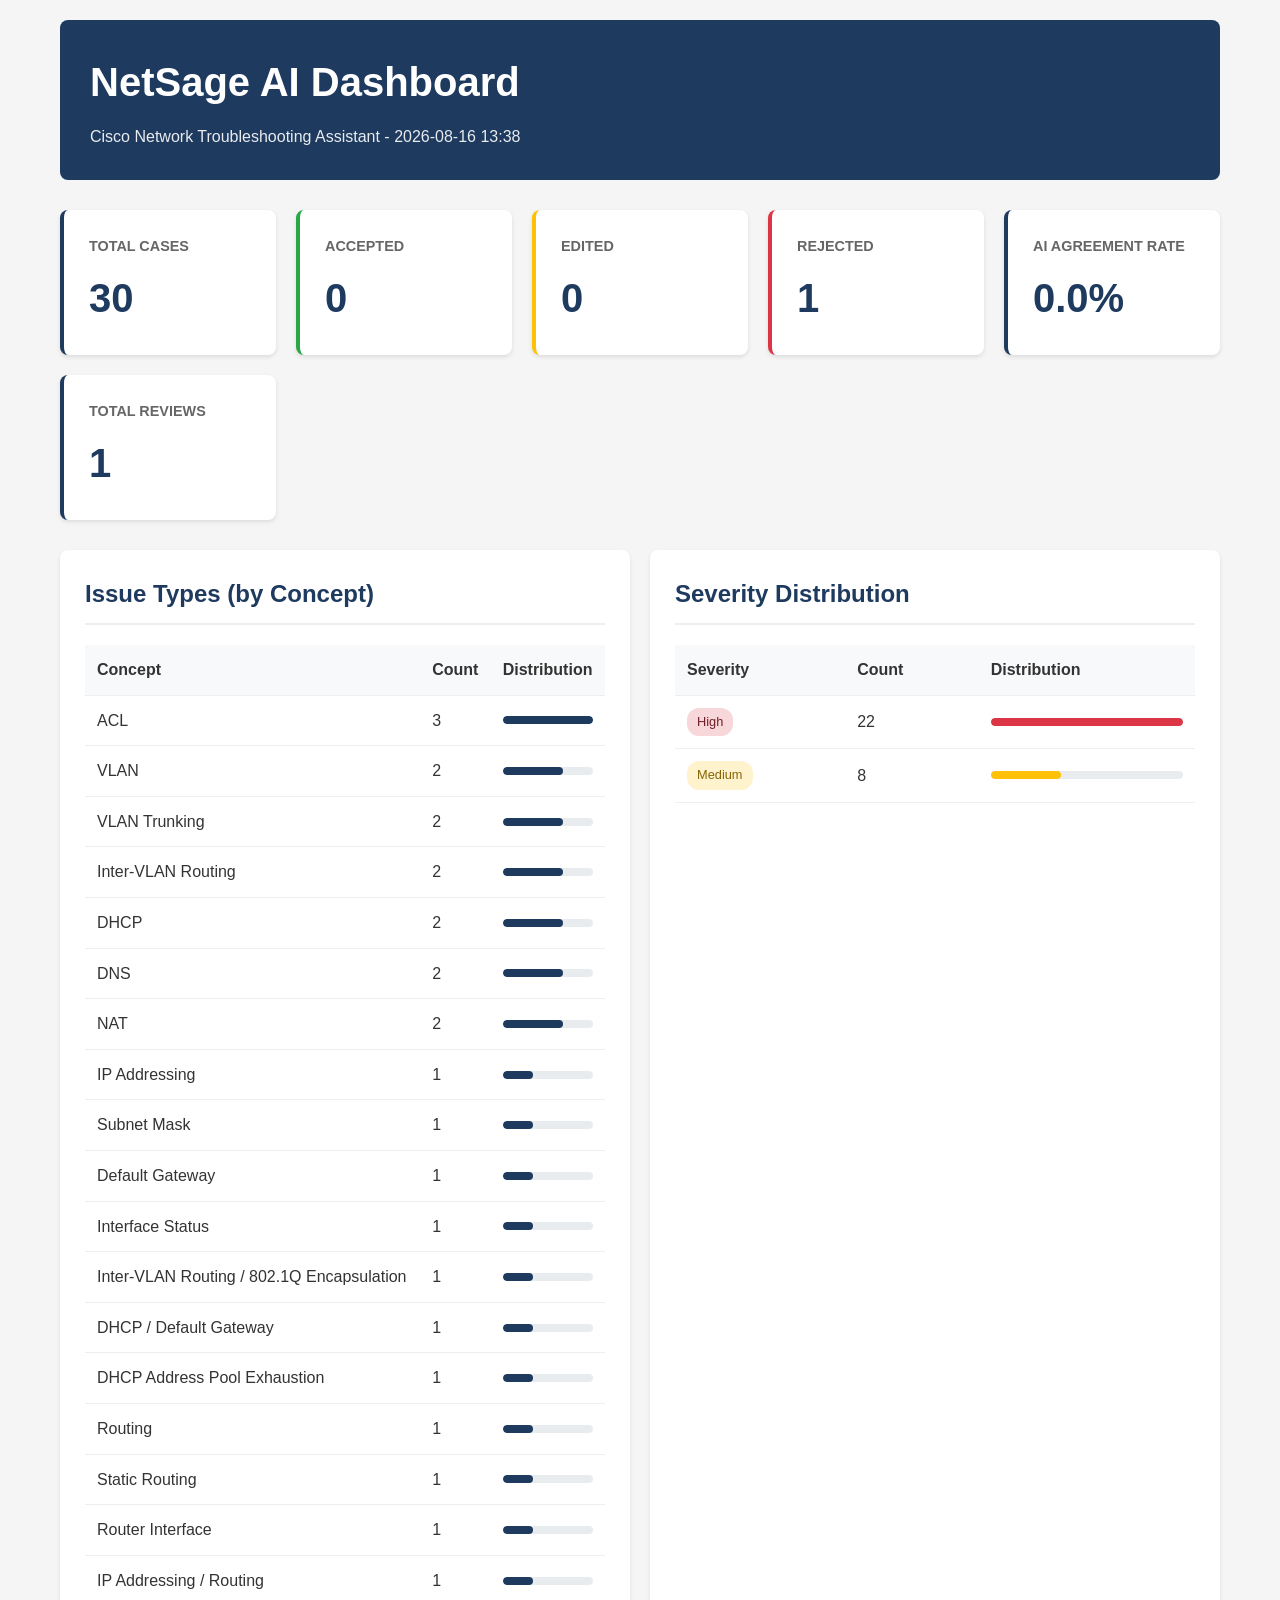
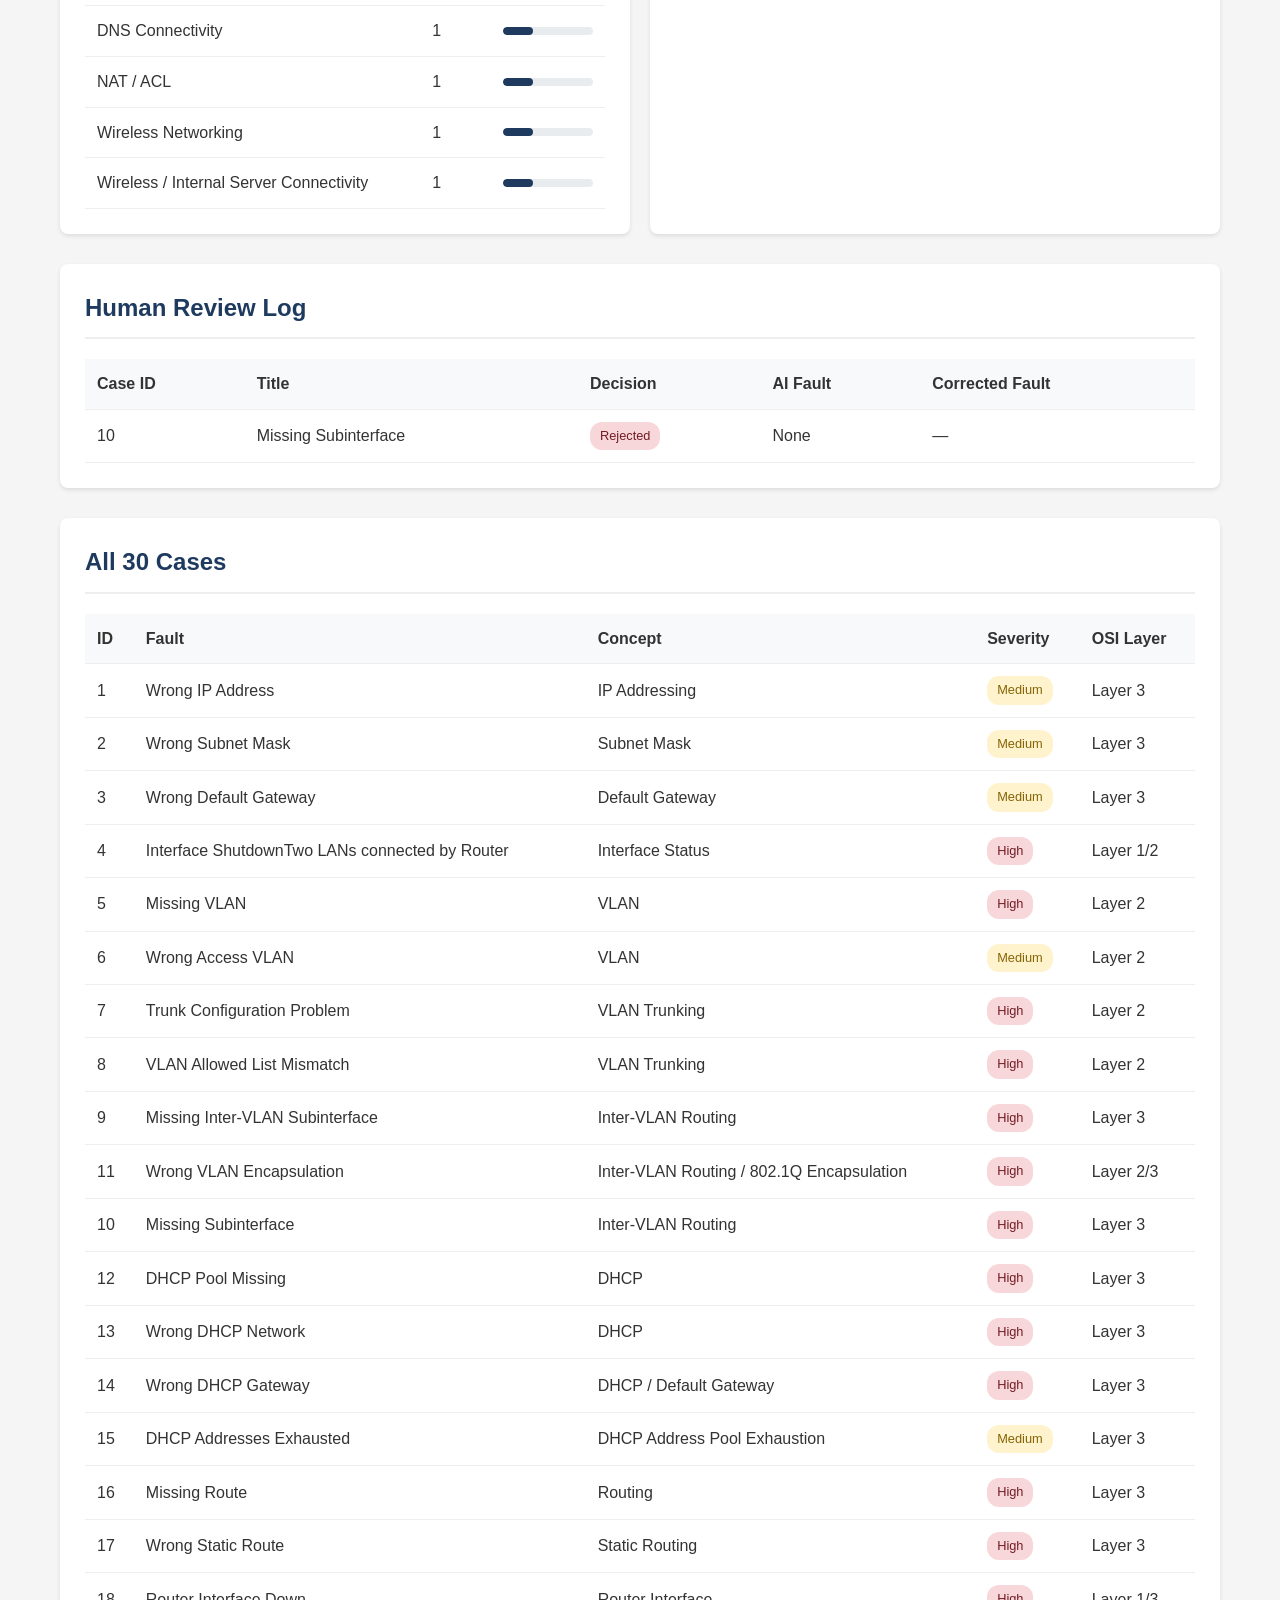
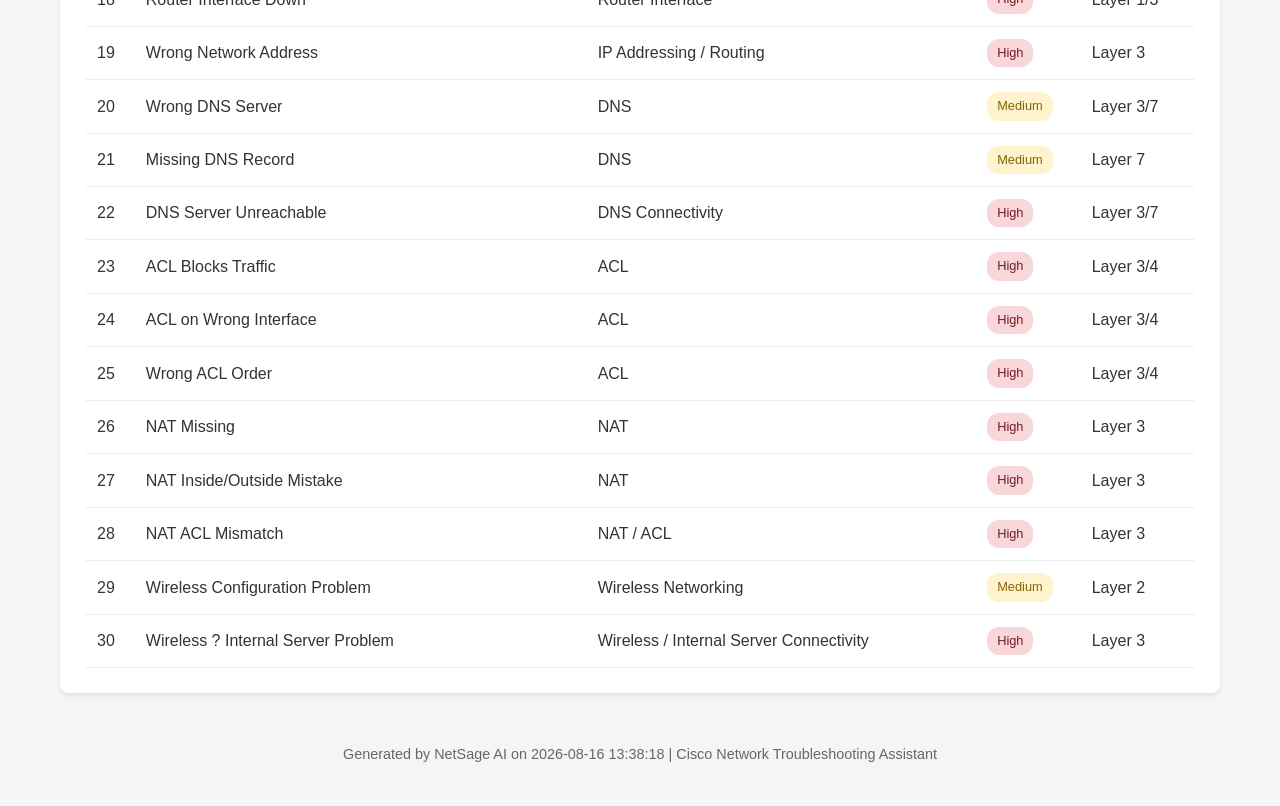
<file: backend/data/dashboard.html>
<!DOCTYPE html>
<html lang="en">
<head>
    <meta charset="UTF-8">
    <meta name="viewport" content="width=device-width, initial-scale=1.0">
    <title>NetSage AI - Dashboard</title>
    <style>
        * { box-sizing: border-box; margin: 0; padding: 0; }
        body { font-family: -apple-system, BlinkMacSystemFont, 'Segoe UI', Roboto, sans-serif; 
               background: #f5f5f5; color: #333; line-height: 1.6; }
        .container { max-width: 1200px; margin: 0 auto; padding: 20px; }
        header { background: #1e3a5f; color: white; padding: 30px; border-radius: 8px; margin-bottom: 30px; }
        header h1 { font-size: 2.5rem; margin-bottom: 10px; }
        header p { opacity: 0.9; }
        .stats-grid { display: grid; grid-template-columns: repeat(auto-fit, minmax(200px, 1fr)); gap: 20px; margin-bottom: 30px; }
        .stat-card { background: white; padding: 25px; border-radius: 8px; 
                     box-shadow: 0 2px 4px rgba(0,0,0,0.1); border-left: 4px solid #1e3a5f; }
        .stat-card h3 { font-size: 0.9rem; color: #666; margin-bottom: 8px; text-transform: uppercase; }
        .stat-card .value { font-size: 2.5rem; font-weight: bold; color: #1e3a5f; }
        .stat-card.accepted { border-left-color: #28a745; }
        .stat-card.edited { border-left-color: #ffc107; }
        .stat-card.rejected { border-left-color: #dc3545; }
        .section { background: white; padding: 25px; border-radius: 8px; 
                   box-shadow: 0 2px 4px rgba(0,0,0,0.1); margin-bottom: 30px; }
        .section h2 { color: #1e3a5f; margin-bottom: 20px; padding-bottom: 10px; border-bottom: 2px solid #eee; }
        table { width: 100%; border-collapse: collapse; }
        th, td { padding: 12px; text-align: left; border-bottom: 1px solid #eee; }
        th { background: #f8f9fa; font-weight: 600; color: #333; }
        tr:hover { background: #f8f9fa; }
        .badge { display: inline-block; padding: 4px 10px; border-radius: 12px; 
                  font-size: 0.8rem; font-weight: 500; }
        .badge-high { background: #f8d7da; color: #721c24; }
        .badge-medium { background: #fff3cd; color: #856404; }
        .badge-low { background: #d4edda; color: #155724; }
        .badge-accepted { background: #d4edda; color: #155724; }
        .badge-edited { background: #fff3cd; color: #856404; }
        .badge-rejected { background: #f8d7da; color: #721c24; }
        .chart-container { display: grid; grid-template-columns: 1fr 1fr; gap: 20px; }
        @media (max-width: 768px) { .chart-container { grid-template-columns: 1fr; } }
        .progress-bar { height: 8px; background: #e9ecef; border-radius: 4px; overflow: hidden; }
        .progress-fill { height: 100%; background: #1e3a5f; border-radius: 4px; transition: width 0.5s; }
        .footer { text-align: center; padding: 20px; color: #666; font-size: 0.9rem; }
    </style>
</head>
<body>
    <div class="container">
        <header>
            <h1>NetSage AI Dashboard</h1>
            <p>Cisco Network Troubleshooting Assistant - 2026-08-16 13:38</p>
        </header>
        
        <div class="stats-grid">
            <div class="stat-card">
                <h3>Total Cases</h3>
                <div class="value">30</div>
            </div>
            <div class="stat-card accepted">
                <h3>Accepted</h3>
                <div class="value">0</div>
            </div>
            <div class="stat-card edited">
                <h3>Edited</h3>
                <div class="value">0</div>
            </div>
            <div class="stat-card rejected">
                <h3>Rejected</h3>
                <div class="value">1</div>
            </div>
            <div class="stat-card">
                <h3>AI Agreement Rate</h3>
                <div class="value">0.0%</div>
            </div>
            <div class="stat-card">
                <h3>Total Reviews</h3>
                <div class="value">1</div>
            </div>
        </div>
        
        <div class="chart-container">
            <div class="section">
                <h2>Issue Types (by Concept)</h2>
                <table>
                    <thead><tr><th>Concept</th><th>Count</th><th>Distribution</th></tr></thead>
                    <tbody>
<tr><td>ACL</td><td>3</td>
                <td><div class="progress-bar"><div class="progress-fill" style="width: 100.0%"></div></div></td></tr><tr><td>VLAN</td><td>2</td>
                <td><div class="progress-bar"><div class="progress-fill" style="width: 66.66666666666666%"></div></div></td></tr><tr><td>VLAN Trunking</td><td>2</td>
                <td><div class="progress-bar"><div class="progress-fill" style="width: 66.66666666666666%"></div></div></td></tr><tr><td>Inter-VLAN Routing</td><td>2</td>
                <td><div class="progress-bar"><div class="progress-fill" style="width: 66.66666666666666%"></div></div></td></tr><tr><td>DHCP</td><td>2</td>
                <td><div class="progress-bar"><div class="progress-fill" style="width: 66.66666666666666%"></div></div></td></tr><tr><td>DNS</td><td>2</td>
                <td><div class="progress-bar"><div class="progress-fill" style="width: 66.66666666666666%"></div></div></td></tr><tr><td>NAT</td><td>2</td>
                <td><div class="progress-bar"><div class="progress-fill" style="width: 66.66666666666666%"></div></div></td></tr><tr><td>IP Addressing</td><td>1</td>
                <td><div class="progress-bar"><div class="progress-fill" style="width: 33.33333333333333%"></div></div></td></tr><tr><td>Subnet Mask</td><td>1</td>
                <td><div class="progress-bar"><div class="progress-fill" style="width: 33.33333333333333%"></div></div></td></tr><tr><td>Default Gateway</td><td>1</td>
                <td><div class="progress-bar"><div class="progress-fill" style="width: 33.33333333333333%"></div></div></td></tr><tr><td>Interface Status</td><td>1</td>
                <td><div class="progress-bar"><div class="progress-fill" style="width: 33.33333333333333%"></div></div></td></tr><tr><td>Inter-VLAN Routing / 802.1Q Encapsulation</td><td>1</td>
                <td><div class="progress-bar"><div class="progress-fill" style="width: 33.33333333333333%"></div></div></td></tr><tr><td>DHCP / Default Gateway</td><td>1</td>
                <td><div class="progress-bar"><div class="progress-fill" style="width: 33.33333333333333%"></div></div></td></tr><tr><td>DHCP Address Pool Exhaustion</td><td>1</td>
                <td><div class="progress-bar"><div class="progress-fill" style="width: 33.33333333333333%"></div></div></td></tr><tr><td>Routing</td><td>1</td>
                <td><div class="progress-bar"><div class="progress-fill" style="width: 33.33333333333333%"></div></div></td></tr><tr><td>Static Routing</td><td>1</td>
                <td><div class="progress-bar"><div class="progress-fill" style="width: 33.33333333333333%"></div></div></td></tr><tr><td>Router Interface</td><td>1</td>
                <td><div class="progress-bar"><div class="progress-fill" style="width: 33.33333333333333%"></div></div></td></tr><tr><td>IP Addressing / Routing</td><td>1</td>
                <td><div class="progress-bar"><div class="progress-fill" style="width: 33.33333333333333%"></div></div></td></tr><tr><td>DNS Connectivity</td><td>1</td>
                <td><div class="progress-bar"><div class="progress-fill" style="width: 33.33333333333333%"></div></div></td></tr><tr><td>NAT / ACL</td><td>1</td>
                <td><div class="progress-bar"><div class="progress-fill" style="width: 33.33333333333333%"></div></div></td></tr><tr><td>Wireless Networking</td><td>1</td>
                <td><div class="progress-bar"><div class="progress-fill" style="width: 33.33333333333333%"></div></div></td></tr><tr><td>Wireless / Internal Server Connectivity</td><td>1</td>
                <td><div class="progress-bar"><div class="progress-fill" style="width: 33.33333333333333%"></div></div></td></tr></tbody></table></div>
            <div class="section">
                <h2>Severity Distribution</h2>
                <table>
                    <thead><tr><th>Severity</th><th>Count</th><th>Distribution</th></tr></thead>
                    <tbody>
<tr><td><span class="badge badge-high">High</span></td>
                <td>22</td>
                <td><div class="progress-bar"><div class="progress-fill" style="width: 100.0%; background: #dc3545"></div></div></td></tr><tr><td><span class="badge badge-medium">Medium</span></td>
                <td>8</td>
                <td><div class="progress-bar"><div class="progress-fill" style="width: 36.36363636363637%; background: #ffc107"></div></div></td></tr></tbody></table></div>
        </div>
        
        <div class="section">
            <h2>Human Review Log</h2>
<table>
                    <thead><tr><th>Case ID</th><th>Title</th><th>Decision</th><th>AI Fault</th><th>Corrected Fault</th></tr></thead>
                    <tbody>
<tr>
                    <td>10</td>
                    <td>Missing Subinterface</td>
                    <td><span class="badge badge-rejected">Rejected</span></td>
                    <td>None</td>
                    <td>—</td>
                </tr></tbody></table></div>
        
        <div class="section">
            <h2>All 30 Cases</h2>
            <table>
                <thead><tr><th>ID</th><th>Fault</th><th>Concept</th><th>Severity</th><th>OSI Layer</th></tr></thead>
                <tbody>
<tr>
                <td>1</td>
                <td>Wrong IP Address</td>
                <td>IP Addressing</td>
                <td><span class="badge badge-medium">Medium</span></td>
                <td>Layer 3</td>
            </tr><tr>
                <td>2</td>
                <td>Wrong Subnet Mask</td>
                <td>Subnet Mask</td>
                <td><span class="badge badge-medium">Medium</span></td>
                <td>Layer 3</td>
            </tr><tr>
                <td>3</td>
                <td>Wrong Default Gateway</td>
                <td>Default Gateway</td>
                <td><span class="badge badge-medium">Medium</span></td>
                <td>Layer 3</td>
            </tr><tr>
                <td>4</td>
                <td>Interface ShutdownTwo LANs connected by Router</td>
                <td>Interface Status</td>
                <td><span class="badge badge-high">High</span></td>
                <td>Layer 1/2</td>
            </tr><tr>
                <td>5</td>
                <td>Missing VLAN</td>
                <td>VLAN</td>
                <td><span class="badge badge-high">High</span></td>
                <td>Layer 2</td>
            </tr><tr>
                <td>6</td>
                <td>Wrong Access VLAN</td>
                <td>VLAN</td>
                <td><span class="badge badge-medium">Medium</span></td>
                <td>Layer 2</td>
            </tr><tr>
                <td>7</td>
                <td>Trunk Configuration Problem</td>
                <td>VLAN Trunking</td>
                <td><span class="badge badge-high">High</span></td>
                <td>Layer 2</td>
            </tr><tr>
                <td>8</td>
                <td>VLAN Allowed List Mismatch</td>
                <td>VLAN Trunking</td>
                <td><span class="badge badge-high">High</span></td>
                <td>Layer 2</td>
            </tr><tr>
                <td>9</td>
                <td>Missing Inter-VLAN Subinterface</td>
                <td>Inter-VLAN Routing</td>
                <td><span class="badge badge-high">High</span></td>
                <td>Layer 3</td>
            </tr><tr>
                <td>11</td>
                <td>Wrong VLAN Encapsulation</td>
                <td>Inter-VLAN Routing / 802.1Q Encapsulation</td>
                <td><span class="badge badge-high">High</span></td>
                <td>Layer 2/3</td>
            </tr><tr>
                <td>10</td>
                <td>Missing Subinterface</td>
                <td>Inter-VLAN Routing</td>
                <td><span class="badge badge-high">High</span></td>
                <td>Layer 3</td>
            </tr><tr>
                <td>12</td>
                <td>DHCP Pool Missing</td>
                <td>DHCP</td>
                <td><span class="badge badge-high">High</span></td>
                <td>Layer 3</td>
            </tr><tr>
                <td>13</td>
                <td>Wrong DHCP Network</td>
                <td>DHCP</td>
                <td><span class="badge badge-high">High</span></td>
                <td>Layer 3</td>
            </tr><tr>
                <td>14</td>
                <td>Wrong DHCP Gateway</td>
                <td>DHCP / Default Gateway</td>
                <td><span class="badge badge-high">High</span></td>
                <td>Layer 3</td>
            </tr><tr>
                <td>15</td>
                <td>DHCP Addresses Exhausted</td>
                <td>DHCP Address Pool Exhaustion</td>
                <td><span class="badge badge-medium">Medium</span></td>
                <td>Layer 3</td>
            </tr><tr>
                <td>16</td>
                <td>Missing Route</td>
                <td>Routing</td>
                <td><span class="badge badge-high">High</span></td>
                <td>Layer 3</td>
            </tr><tr>
                <td>17</td>
                <td>Wrong Static Route</td>
                <td>Static Routing</td>
                <td><span class="badge badge-high">High</span></td>
                <td>Layer 3</td>
            </tr><tr>
                <td>18</td>
                <td>Router Interface Down</td>
                <td>Router Interface</td>
                <td><span class="badge badge-high">High</span></td>
                <td>Layer 1/3</td>
            </tr><tr>
                <td>19</td>
                <td>Wrong Network Address</td>
                <td>IP Addressing / Routing</td>
                <td><span class="badge badge-high">High</span></td>
                <td>Layer 3</td>
            </tr><tr>
                <td>20</td>
                <td>Wrong DNS Server</td>
                <td>DNS</td>
                <td><span class="badge badge-medium">Medium</span></td>
                <td>Layer 3/7</td>
            </tr><tr>
                <td>21</td>
                <td>Missing DNS Record</td>
                <td>DNS</td>
                <td><span class="badge badge-medium">Medium</span></td>
                <td>Layer 7</td>
            </tr><tr>
                <td>22</td>
                <td>DNS Server Unreachable</td>
                <td>DNS Connectivity</td>
                <td><span class="badge badge-high">High</span></td>
                <td>Layer 3/7</td>
            </tr><tr>
                <td>23</td>
                <td>ACL Blocks Traffic</td>
                <td>ACL</td>
                <td><span class="badge badge-high">High</span></td>
                <td>Layer 3/4</td>
            </tr><tr>
                <td>24</td>
                <td>ACL on Wrong Interface</td>
                <td>ACL</td>
                <td><span class="badge badge-high">High</span></td>
                <td>Layer 3/4</td>
            </tr><tr>
                <td>25</td>
                <td>Wrong ACL Order</td>
                <td>ACL</td>
                <td><span class="badge badge-high">High</span></td>
                <td>Layer 3/4</td>
            </tr><tr>
                <td>26</td>
                <td>NAT Missing</td>
                <td>NAT</td>
                <td><span class="badge badge-high">High</span></td>
                <td>Layer 3</td>
            </tr><tr>
                <td>27</td>
                <td>NAT Inside/Outside Mistake</td>
                <td>NAT</td>
                <td><span class="badge badge-high">High</span></td>
                <td>Layer 3</td>
            </tr><tr>
                <td>28</td>
                <td>NAT ACL Mismatch</td>
                <td>NAT / ACL</td>
                <td><span class="badge badge-high">High</span></td>
                <td>Layer 3</td>
            </tr><tr>
                <td>29</td>
                <td>Wireless Configuration Problem</td>
                <td>Wireless Networking</td>
                <td><span class="badge badge-medium">Medium</span></td>
                <td>Layer 2</td>
            </tr><tr>
                <td>30</td>
                <td>Wireless ? Internal Server Problem</td>
                <td>Wireless / Internal Server Connectivity</td>
                <td><span class="badge badge-high">High</span></td>
                <td>Layer 3</td>
            </tr></tbody></table></div>
        
        <div class="footer">
            Generated by NetSage AI on 2026-08-16 13:38:18 | 
            Cisco Network Troubleshooting Assistant
        </div>
    </div>
</body>
</html>
</file>
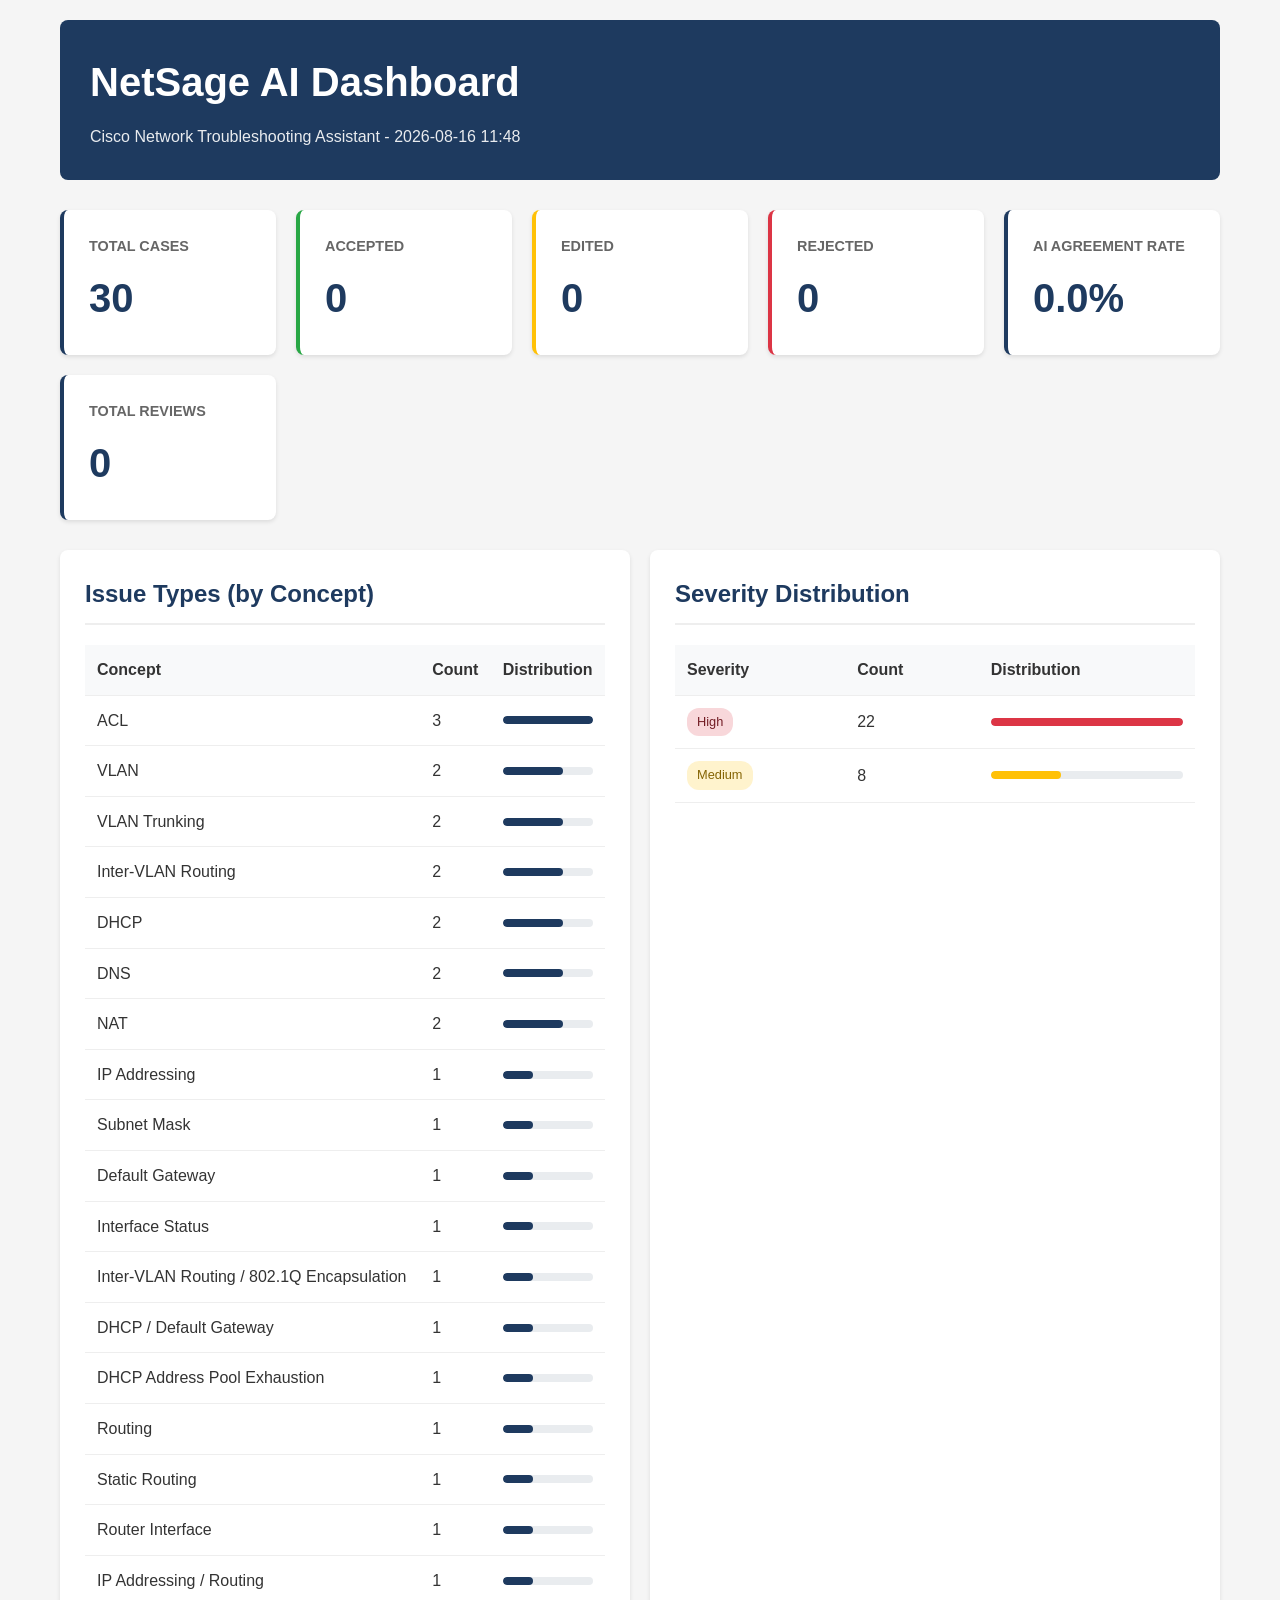
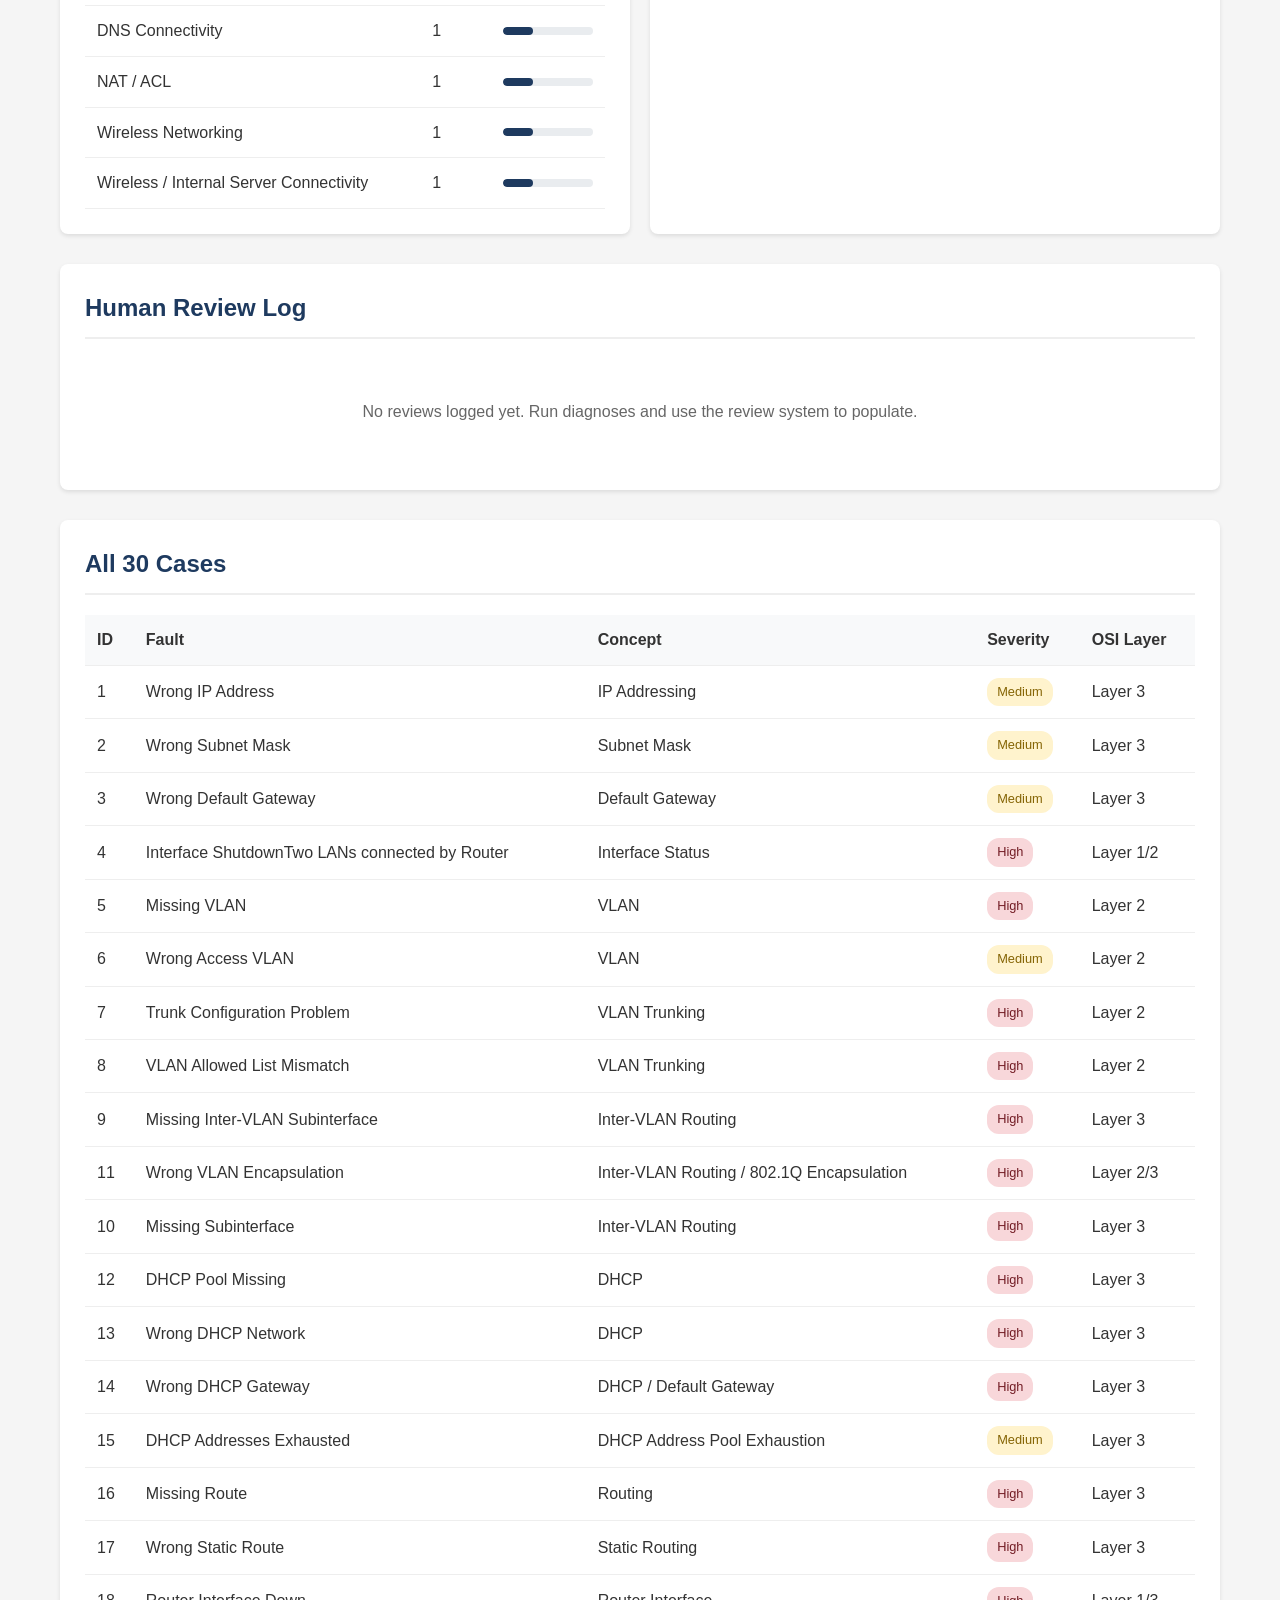
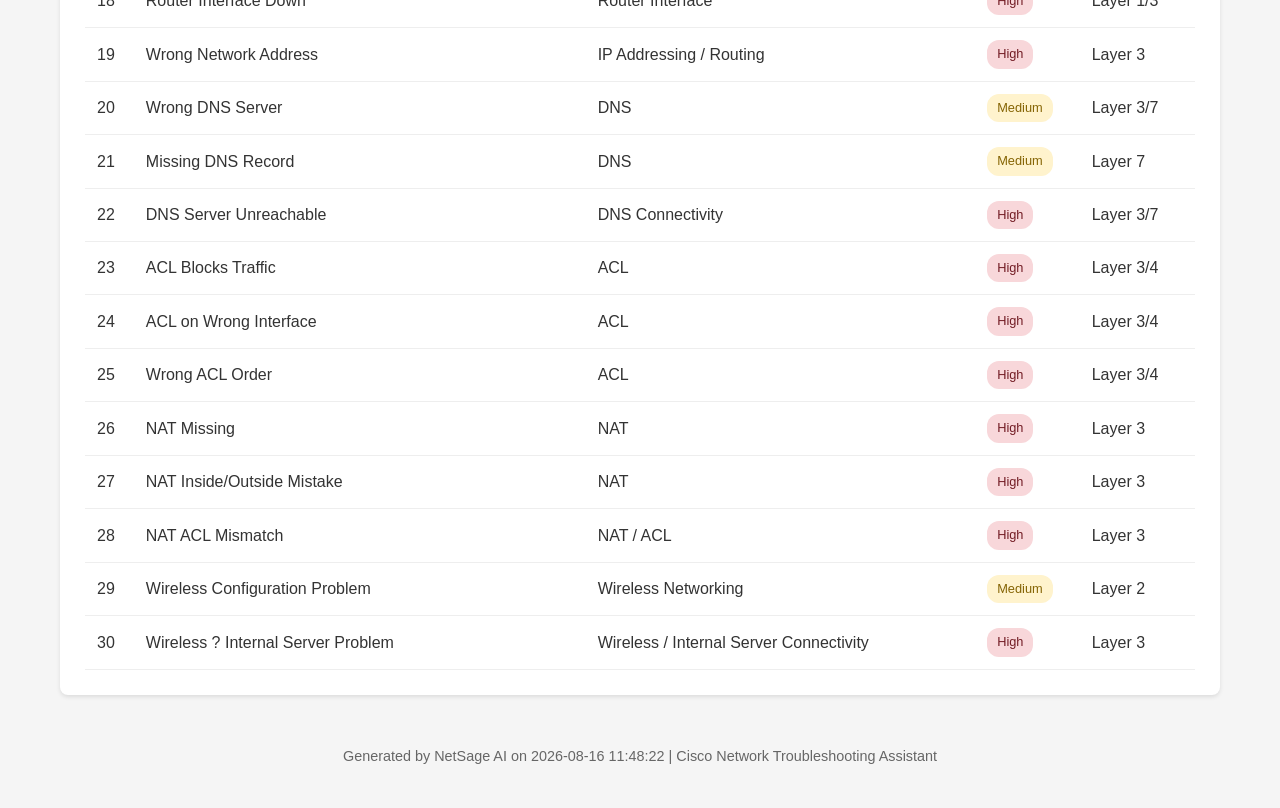
<file: frontend/static/data/dashboard.html>
<!DOCTYPE html>
<html lang="en">
<head>
    <meta charset="UTF-8">
    <meta name="viewport" content="width=device-width, initial-scale=1.0">
    <title>NetSage AI - Dashboard</title>
    <style>
        * { box-sizing: border-box; margin: 0; padding: 0; }
        body { font-family: -apple-system, BlinkMacSystemFont, 'Segoe UI', Roboto, sans-serif; 
               background: #f5f5f5; color: #333; line-height: 1.6; }
        .container { max-width: 1200px; margin: 0 auto; padding: 20px; }
        header { background: #1e3a5f; color: white; padding: 30px; border-radius: 8px; margin-bottom: 30px; }
        header h1 { font-size: 2.5rem; margin-bottom: 10px; }
        header p { opacity: 0.9; }
        .stats-grid { display: grid; grid-template-columns: repeat(auto-fit, minmax(200px, 1fr)); gap: 20px; margin-bottom: 30px; }
        .stat-card { background: white; padding: 25px; border-radius: 8px; 
                     box-shadow: 0 2px 4px rgba(0,0,0,0.1); border-left: 4px solid #1e3a5f; }
        .stat-card h3 { font-size: 0.9rem; color: #666; margin-bottom: 8px; text-transform: uppercase; }
        .stat-card .value { font-size: 2.5rem; font-weight: bold; color: #1e3a5f; }
        .stat-card.accepted { border-left-color: #28a745; }
        .stat-card.edited { border-left-color: #ffc107; }
        .stat-card.rejected { border-left-color: #dc3545; }
        .section { background: white; padding: 25px; border-radius: 8px; 
                   box-shadow: 0 2px 4px rgba(0,0,0,0.1); margin-bottom: 30px; }
        .section h2 { color: #1e3a5f; margin-bottom: 20px; padding-bottom: 10px; border-bottom: 2px solid #eee; }
        table { width: 100%; border-collapse: collapse; }
        th, td { padding: 12px; text-align: left; border-bottom: 1px solid #eee; }
        th { background: #f8f9fa; font-weight: 600; color: #333; }
        tr:hover { background: #f8f9fa; }
        .badge { display: inline-block; padding: 4px 10px; border-radius: 12px; 
                  font-size: 0.8rem; font-weight: 500; }
        .badge-high { background: #f8d7da; color: #721c24; }
        .badge-medium { background: #fff3cd; color: #856404; }
        .badge-low { background: #d4edda; color: #155724; }
        .badge-accepted { background: #d4edda; color: #155724; }
        .badge-edited { background: #fff3cd; color: #856404; }
        .badge-rejected { background: #f8d7da; color: #721c24; }
        .chart-container { display: grid; grid-template-columns: 1fr 1fr; gap: 20px; }
        @media (max-width: 768px) { .chart-container { grid-template-columns: 1fr; } }
        .progress-bar { height: 8px; background: #e9ecef; border-radius: 4px; overflow: hidden; }
        .progress-fill { height: 100%; background: #1e3a5f; border-radius: 4px; transition: width 0.5s; }
        .footer { text-align: center; padding: 20px; color: #666; font-size: 0.9rem; }
    </style>
</head>
<body>
    <div class="container">
        <header>
            <h1>NetSage AI Dashboard</h1>
            <p>Cisco Network Troubleshooting Assistant - 2026-08-16 11:48</p>
        </header>
        
        <div class="stats-grid">
            <div class="stat-card">
                <h3>Total Cases</h3>
                <div class="value">30</div>
            </div>
            <div class="stat-card accepted">
                <h3>Accepted</h3>
                <div class="value">0</div>
            </div>
            <div class="stat-card edited">
                <h3>Edited</h3>
                <div class="value">0</div>
            </div>
            <div class="stat-card rejected">
                <h3>Rejected</h3>
                <div class="value">0</div>
            </div>
            <div class="stat-card">
                <h3>AI Agreement Rate</h3>
                <div class="value">0.0%</div>
            </div>
            <div class="stat-card">
                <h3>Total Reviews</h3>
                <div class="value">0</div>
            </div>
        </div>
        
        <div class="chart-container">
            <div class="section">
                <h2>Issue Types (by Concept)</h2>
                <table>
                    <thead><tr><th>Concept</th><th>Count</th><th>Distribution</th></tr></thead>
                    <tbody>
<tr><td>ACL</td><td>3</td>
                <td><div class="progress-bar"><div class="progress-fill" style="width: 100.0%"></div></div></td></tr><tr><td>VLAN</td><td>2</td>
                <td><div class="progress-bar"><div class="progress-fill" style="width: 66.66666666666666%"></div></div></td></tr><tr><td>VLAN Trunking</td><td>2</td>
                <td><div class="progress-bar"><div class="progress-fill" style="width: 66.66666666666666%"></div></div></td></tr><tr><td>Inter-VLAN Routing</td><td>2</td>
                <td><div class="progress-bar"><div class="progress-fill" style="width: 66.66666666666666%"></div></div></td></tr><tr><td>DHCP</td><td>2</td>
                <td><div class="progress-bar"><div class="progress-fill" style="width: 66.66666666666666%"></div></div></td></tr><tr><td>DNS</td><td>2</td>
                <td><div class="progress-bar"><div class="progress-fill" style="width: 66.66666666666666%"></div></div></td></tr><tr><td>NAT</td><td>2</td>
                <td><div class="progress-bar"><div class="progress-fill" style="width: 66.66666666666666%"></div></div></td></tr><tr><td>IP Addressing</td><td>1</td>
                <td><div class="progress-bar"><div class="progress-fill" style="width: 33.33333333333333%"></div></div></td></tr><tr><td>Subnet Mask</td><td>1</td>
                <td><div class="progress-bar"><div class="progress-fill" style="width: 33.33333333333333%"></div></div></td></tr><tr><td>Default Gateway</td><td>1</td>
                <td><div class="progress-bar"><div class="progress-fill" style="width: 33.33333333333333%"></div></div></td></tr><tr><td>Interface Status</td><td>1</td>
                <td><div class="progress-bar"><div class="progress-fill" style="width: 33.33333333333333%"></div></div></td></tr><tr><td>Inter-VLAN Routing / 802.1Q Encapsulation</td><td>1</td>
                <td><div class="progress-bar"><div class="progress-fill" style="width: 33.33333333333333%"></div></div></td></tr><tr><td>DHCP / Default Gateway</td><td>1</td>
                <td><div class="progress-bar"><div class="progress-fill" style="width: 33.33333333333333%"></div></div></td></tr><tr><td>DHCP Address Pool Exhaustion</td><td>1</td>
                <td><div class="progress-bar"><div class="progress-fill" style="width: 33.33333333333333%"></div></div></td></tr><tr><td>Routing</td><td>1</td>
                <td><div class="progress-bar"><div class="progress-fill" style="width: 33.33333333333333%"></div></div></td></tr><tr><td>Static Routing</td><td>1</td>
                <td><div class="progress-bar"><div class="progress-fill" style="width: 33.33333333333333%"></div></div></td></tr><tr><td>Router Interface</td><td>1</td>
                <td><div class="progress-bar"><div class="progress-fill" style="width: 33.33333333333333%"></div></div></td></tr><tr><td>IP Addressing / Routing</td><td>1</td>
                <td><div class="progress-bar"><div class="progress-fill" style="width: 33.33333333333333%"></div></div></td></tr><tr><td>DNS Connectivity</td><td>1</td>
                <td><div class="progress-bar"><div class="progress-fill" style="width: 33.33333333333333%"></div></div></td></tr><tr><td>NAT / ACL</td><td>1</td>
                <td><div class="progress-bar"><div class="progress-fill" style="width: 33.33333333333333%"></div></div></td></tr><tr><td>Wireless Networking</td><td>1</td>
                <td><div class="progress-bar"><div class="progress-fill" style="width: 33.33333333333333%"></div></div></td></tr><tr><td>Wireless / Internal Server Connectivity</td><td>1</td>
                <td><div class="progress-bar"><div class="progress-fill" style="width: 33.33333333333333%"></div></div></td></tr></tbody></table></div>
            <div class="section">
                <h2>Severity Distribution</h2>
                <table>
                    <thead><tr><th>Severity</th><th>Count</th><th>Distribution</th></tr></thead>
                    <tbody>
<tr><td><span class="badge badge-high">High</span></td>
                <td>22</td>
                <td><div class="progress-bar"><div class="progress-fill" style="width: 100.0%; background: #dc3545"></div></div></td></tr><tr><td><span class="badge badge-medium">Medium</span></td>
                <td>8</td>
                <td><div class="progress-bar"><div class="progress-fill" style="width: 36.36363636363637%; background: #ffc107"></div></div></td></tr></tbody></table></div>
        </div>
        
        <div class="section">
            <h2>Human Review Log</h2>
<p style="color: #666; text-align: center; padding: 40px;">No reviews logged yet. Run diagnoses and use the review system to populate.</p></div>
        
        <div class="section">
            <h2>All 30 Cases</h2>
            <table>
                <thead><tr><th>ID</th><th>Fault</th><th>Concept</th><th>Severity</th><th>OSI Layer</th></tr></thead>
                <tbody>
<tr>
                <td>1</td>
                <td>Wrong IP Address</td>
                <td>IP Addressing</td>
                <td><span class="badge badge-medium">Medium</span></td>
                <td>Layer 3</td>
            </tr><tr>
                <td>2</td>
                <td>Wrong Subnet Mask</td>
                <td>Subnet Mask</td>
                <td><span class="badge badge-medium">Medium</span></td>
                <td>Layer 3</td>
            </tr><tr>
                <td>3</td>
                <td>Wrong Default Gateway</td>
                <td>Default Gateway</td>
                <td><span class="badge badge-medium">Medium</span></td>
                <td>Layer 3</td>
            </tr><tr>
                <td>4</td>
                <td>Interface ShutdownTwo LANs connected by Router</td>
                <td>Interface Status</td>
                <td><span class="badge badge-high">High</span></td>
                <td>Layer 1/2</td>
            </tr><tr>
                <td>5</td>
                <td>Missing VLAN</td>
                <td>VLAN</td>
                <td><span class="badge badge-high">High</span></td>
                <td>Layer 2</td>
            </tr><tr>
                <td>6</td>
                <td>Wrong Access VLAN</td>
                <td>VLAN</td>
                <td><span class="badge badge-medium">Medium</span></td>
                <td>Layer 2</td>
            </tr><tr>
                <td>7</td>
                <td>Trunk Configuration Problem</td>
                <td>VLAN Trunking</td>
                <td><span class="badge badge-high">High</span></td>
                <td>Layer 2</td>
            </tr><tr>
                <td>8</td>
                <td>VLAN Allowed List Mismatch</td>
                <td>VLAN Trunking</td>
                <td><span class="badge badge-high">High</span></td>
                <td>Layer 2</td>
            </tr><tr>
                <td>9</td>
                <td>Missing Inter-VLAN Subinterface</td>
                <td>Inter-VLAN Routing</td>
                <td><span class="badge badge-high">High</span></td>
                <td>Layer 3</td>
            </tr><tr>
                <td>11</td>
                <td>Wrong VLAN Encapsulation</td>
                <td>Inter-VLAN Routing / 802.1Q Encapsulation</td>
                <td><span class="badge badge-high">High</span></td>
                <td>Layer 2/3</td>
            </tr><tr>
                <td>10</td>
                <td>Missing Subinterface</td>
                <td>Inter-VLAN Routing</td>
                <td><span class="badge badge-high">High</span></td>
                <td>Layer 3</td>
            </tr><tr>
                <td>12</td>
                <td>DHCP Pool Missing</td>
                <td>DHCP</td>
                <td><span class="badge badge-high">High</span></td>
                <td>Layer 3</td>
            </tr><tr>
                <td>13</td>
                <td>Wrong DHCP Network</td>
                <td>DHCP</td>
                <td><span class="badge badge-high">High</span></td>
                <td>Layer 3</td>
            </tr><tr>
                <td>14</td>
                <td>Wrong DHCP Gateway</td>
                <td>DHCP / Default Gateway</td>
                <td><span class="badge badge-high">High</span></td>
                <td>Layer 3</td>
            </tr><tr>
                <td>15</td>
                <td>DHCP Addresses Exhausted</td>
                <td>DHCP Address Pool Exhaustion</td>
                <td><span class="badge badge-medium">Medium</span></td>
                <td>Layer 3</td>
            </tr><tr>
                <td>16</td>
                <td>Missing Route</td>
                <td>Routing</td>
                <td><span class="badge badge-high">High</span></td>
                <td>Layer 3</td>
            </tr><tr>
                <td>17</td>
                <td>Wrong Static Route</td>
                <td>Static Routing</td>
                <td><span class="badge badge-high">High</span></td>
                <td>Layer 3</td>
            </tr><tr>
                <td>18</td>
                <td>Router Interface Down</td>
                <td>Router Interface</td>
                <td><span class="badge badge-high">High</span></td>
                <td>Layer 1/3</td>
            </tr><tr>
                <td>19</td>
                <td>Wrong Network Address</td>
                <td>IP Addressing / Routing</td>
                <td><span class="badge badge-high">High</span></td>
                <td>Layer 3</td>
            </tr><tr>
                <td>20</td>
                <td>Wrong DNS Server</td>
                <td>DNS</td>
                <td><span class="badge badge-medium">Medium</span></td>
                <td>Layer 3/7</td>
            </tr><tr>
                <td>21</td>
                <td>Missing DNS Record</td>
                <td>DNS</td>
                <td><span class="badge badge-medium">Medium</span></td>
                <td>Layer 7</td>
            </tr><tr>
                <td>22</td>
                <td>DNS Server Unreachable</td>
                <td>DNS Connectivity</td>
                <td><span class="badge badge-high">High</span></td>
                <td>Layer 3/7</td>
            </tr><tr>
                <td>23</td>
                <td>ACL Blocks Traffic</td>
                <td>ACL</td>
                <td><span class="badge badge-high">High</span></td>
                <td>Layer 3/4</td>
            </tr><tr>
                <td>24</td>
                <td>ACL on Wrong Interface</td>
                <td>ACL</td>
                <td><span class="badge badge-high">High</span></td>
                <td>Layer 3/4</td>
            </tr><tr>
                <td>25</td>
                <td>Wrong ACL Order</td>
                <td>ACL</td>
                <td><span class="badge badge-high">High</span></td>
                <td>Layer 3/4</td>
            </tr><tr>
                <td>26</td>
                <td>NAT Missing</td>
                <td>NAT</td>
                <td><span class="badge badge-high">High</span></td>
                <td>Layer 3</td>
            </tr><tr>
                <td>27</td>
                <td>NAT Inside/Outside Mistake</td>
                <td>NAT</td>
                <td><span class="badge badge-high">High</span></td>
                <td>Layer 3</td>
            </tr><tr>
                <td>28</td>
                <td>NAT ACL Mismatch</td>
                <td>NAT / ACL</td>
                <td><span class="badge badge-high">High</span></td>
                <td>Layer 3</td>
            </tr><tr>
                <td>29</td>
                <td>Wireless Configuration Problem</td>
                <td>Wireless Networking</td>
                <td><span class="badge badge-medium">Medium</span></td>
                <td>Layer 2</td>
            </tr><tr>
                <td>30</td>
                <td>Wireless ? Internal Server Problem</td>
                <td>Wireless / Internal Server Connectivity</td>
                <td><span class="badge badge-high">High</span></td>
                <td>Layer 3</td>
            </tr></tbody></table></div>
        
        <div class="footer">
            Generated by NetSage AI on 2026-08-16 11:48:22 | 
            Cisco Network Troubleshooting Assistant
        </div>
    </div>
</body>
</html>
</file>
